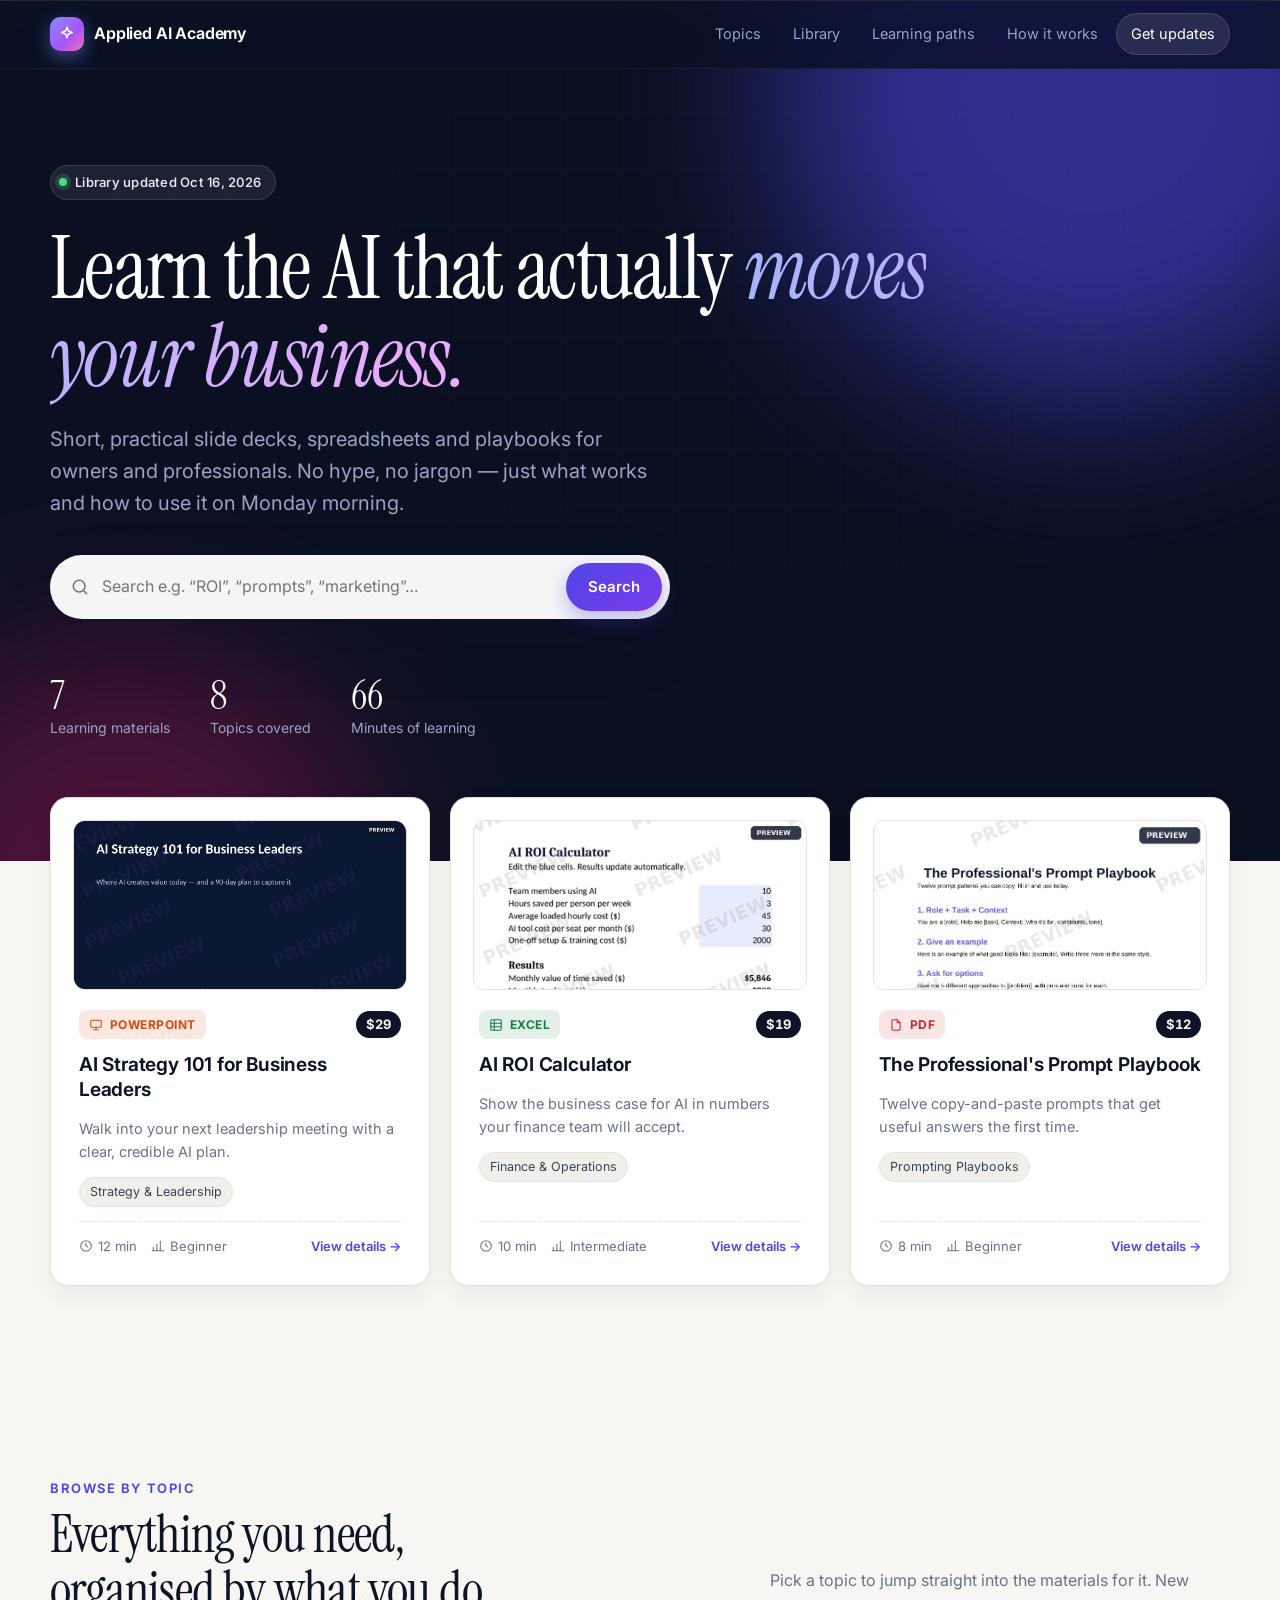
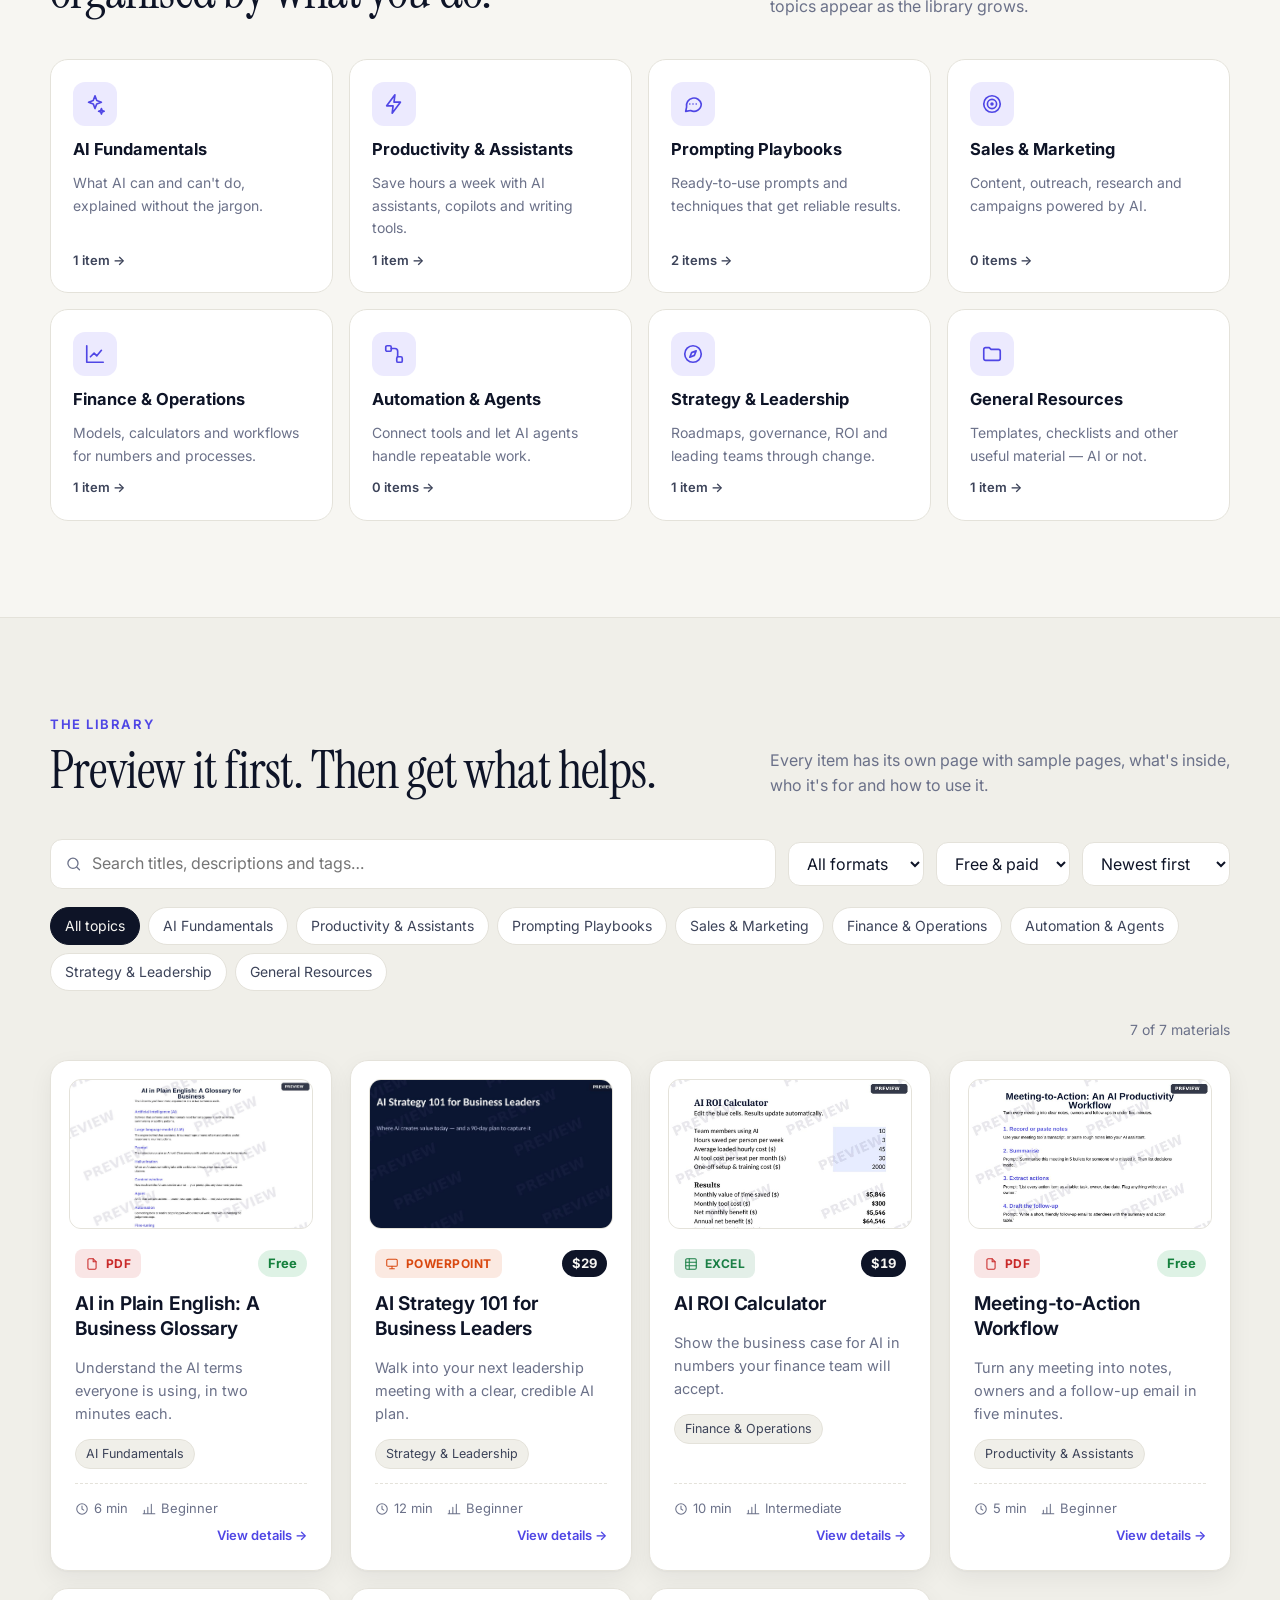
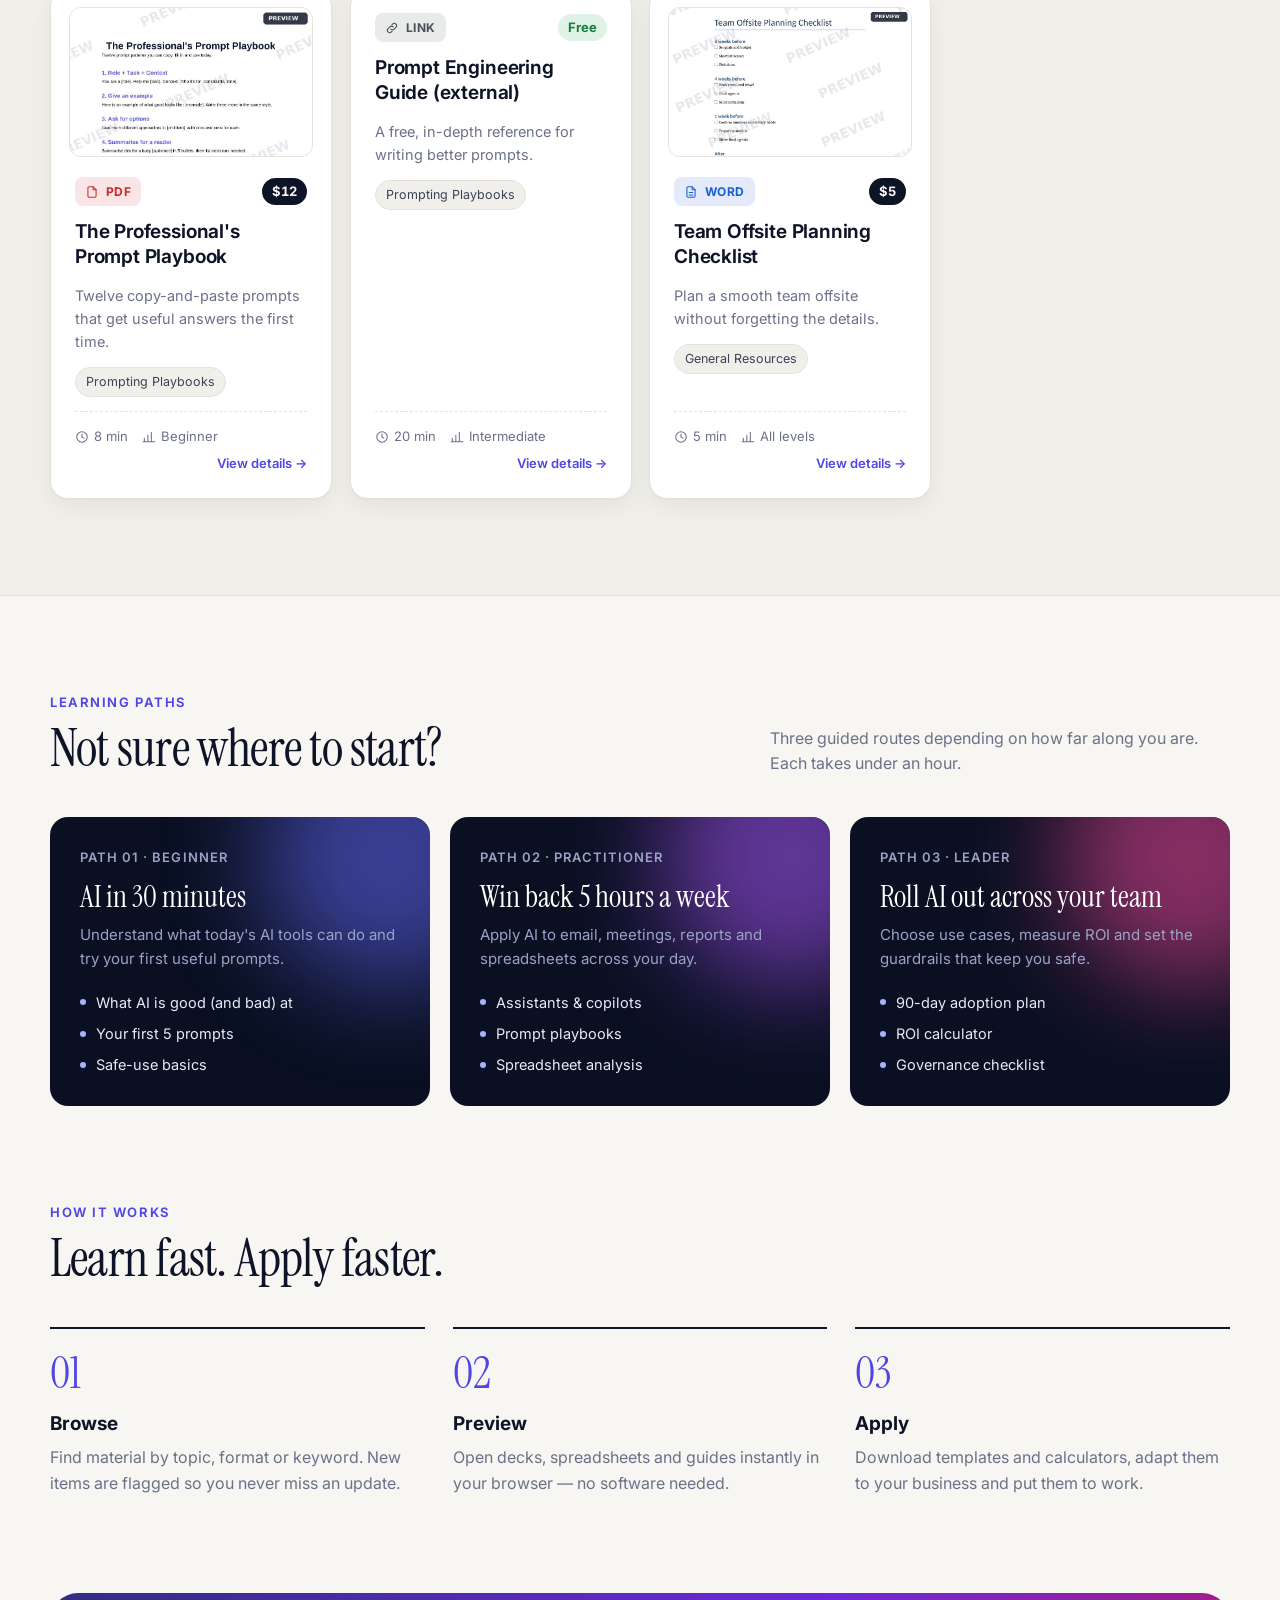
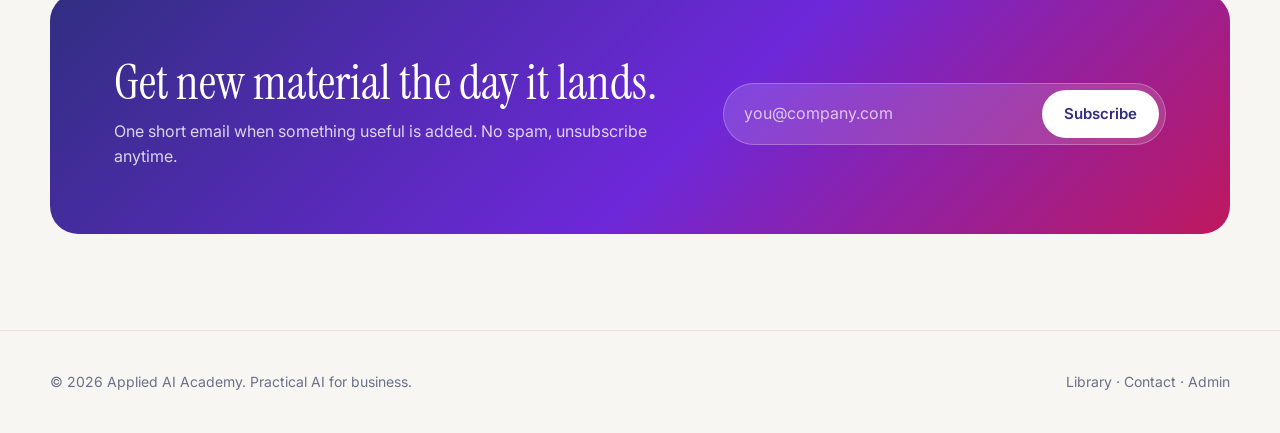
<file: index.html>
<!doctype html>
<html lang="en">
<head>
  <meta charset="utf-8">
  <meta name="viewport" content="width=device-width, initial-scale=1">
  <title>Applied AI Academy</title>
  <meta name="description" content="Practical AI learning for business owners and professionals — slide decks, spreadsheets, guides and playbooks you can use today.">
  <link rel="preconnect" href="https://fonts.googleapis.com">
  <link rel="preconnect" href="https://fonts.gstatic.com" crossorigin>
  <link href="https://fonts.googleapis.com/css2?family=Instrument+Serif:ital@0;1&family=Inter:wght@400;500;600;700&display=swap" rel="stylesheet">
  <link rel="stylesheet" href="assets/css/style.css">
</head>
<body>
  <nav class="nav">
    <div class="container nav-inner">
      <a class="logo" href="#top">
        <span class="logo-mark"><svg viewBox="0 0 24 24" fill="none" stroke="currentColor" stroke-width="2" stroke-linecap="round" stroke-linejoin="round"><path d="M12 3l1.9 5.1L19 10l-5.1 1.9L12 17l-1.9-5.1L5 10l5.1-1.9z"/></svg></span>
        <span data-site-name>Applied AI Academy</span>
      </a>
      <button class="menu-btn" aria-label="Open menu"></button>
      <div class="nav-links">
        <a href="#topics">Topics</a>
        <a href="#library">Library</a>
        <a href="#paths">Learning paths</a>
        <a href="#how">How it works</a>
        <a class="btn-pill" href="#subscribe">Get updates</a>
      </div>
    </div>
  </nav>

  <header class="hero" id="top">
    <div class="hero-grid"></div>
    <div class="container">
      <span class="eyebrow"><span class="dot"></span><span id="updated-label">New material added regularly</span></span>
      <h1>Learn the AI that actually <em>moves your business.</em></h1>
      <p class="lead">Short, practical slide decks, spreadsheets and playbooks for owners and professionals. No hype, no jargon — just what works and how to use it on Monday morning.</p>
      <form class="search" id="hero-search" role="search">
        <span data-icon="search"></span>
        <label class="sr-only" for="hero-q">Search the library</label>
        <input id="hero-q" type="search" placeholder="Search e.g. “ROI”, “prompts”, “marketing”…" autocomplete="off">
        <button class="btn btn-primary" type="submit">Search</button>
      </form>
      <div class="hero-stats">
        <div><strong id="stat-items">–</strong><span>Learning materials</span></div>
        <div><strong id="stat-topics">–</strong><span>Topics covered</span></div>
        <div><strong id="stat-minutes">–</strong><span>Minutes of learning</span></div>
      </div>
    </div>
  </header>

  <section class="featured">
    <div class="container">
      <div class="featured-grid" id="featured"></div>
    </div>
  </section>

  <section id="topics">
    <div class="container">
      <div class="section-head reveal">
        <div>
          <div class="kicker">Browse by topic</div>
          <h2 class="title">Everything you need,<br>organised by what you do.</h2>
        </div>
        <p>Pick a topic to jump straight into the materials for it. New topics appear as the library grows.</p>
      </div>
      <div class="topics-grid" id="topics-grid"></div>
    </div>
  </section>

  <section class="library" id="library">
    <div class="container">
      <div class="section-head reveal">
        <div>
          <div class="kicker">The library</div>
          <h2 class="title">Preview it first. Then get what helps.</h2>
        </div>
        <p>Every item has its own page with sample pages, what's inside, who it's for and how to use it.</p>
      </div>
      <div class="toolbar">
        <div class="field">
          <span data-icon="search"></span>
          <label class="sr-only" for="q">Search</label>
          <input id="q" type="search" placeholder="Search titles, descriptions and tags…">
        </div>
        <label class="sr-only" for="type-filter">File type</label>
        <select id="type-filter">
          <option value="">All formats</option>
          <option value="pptx">PowerPoint</option>
          <option value="xlsx">Excel</option>
          <option value="pdf">PDF</option>
          <option value="docx">Word</option>
          <option value="video">Video</option>
          <option value="image">Image</option>
          <option value="link">Link</option>
          <option value="other">Other</option>
        </select>
        <label class="sr-only" for="price-filter">Price</label>
        <select id="price-filter">
          <option value="">Free &amp; paid</option>
          <option value="free">Free only</option>
          <option value="paid">Paid only</option>
        </select>
        <label class="sr-only" for="sort">Sort</label>
        <select id="sort">
          <option value="new">Newest first</option>
          <option value="old">Oldest first</option>
          <option value="az">A – Z</option>
          <option value="short">Quickest first</option>
        </select>
      </div>
      <div class="chips" id="chips"></div>
      <div class="toolbar"><span class="result-count" id="result-count"></span></div>
      <div class="lib-grid" id="lib-grid"></div>
    </div>
  </section>

  <section id="paths">
    <div class="container">
      <div class="section-head reveal">
        <div>
          <div class="kicker">Learning paths</div>
          <h2 class="title">Not sure where to start?</h2>
        </div>
        <p>Three guided routes depending on how far along you are. Each takes under an hour.</p>
      </div>
      <div class="paths-grid">
        <button class="path reveal" style="--glow:#6366f1; text-align:left; border:0" data-goto-cat="fundamentals">
          <span class="step">Path 01 · Beginner</span>
          <h3>AI in 30 minutes</h3>
          <p>Understand what today's AI tools can do and try your first useful prompts.</p>
          <ul><li>What AI is good (and bad) at</li><li>Your first 5 prompts</li><li>Safe-use basics</li></ul>
        </button>
        <button class="path reveal" style="--glow:#a855f7; text-align:left; border:0" data-goto-cat="productivity">
          <span class="step">Path 02 · Practitioner</span>
          <h3>Win back 5 hours a week</h3>
          <p>Apply AI to email, meetings, reports and spreadsheets across your day.</p>
          <ul><li>Assistants &amp; copilots</li><li>Prompt playbooks</li><li>Spreadsheet analysis</li></ul>
        </button>
        <button class="path reveal" style="--glow:#ec4899; text-align:left; border:0" data-goto-cat="strategy">
          <span class="step">Path 03 · Leader</span>
          <h3>Roll AI out across your team</h3>
          <p>Choose use cases, measure ROI and set the guardrails that keep you safe.</p>
          <ul><li>90-day adoption plan</li><li>ROI calculator</li><li>Governance checklist</li></ul>
        </button>
      </div>
    </div>
  </section>

  <section id="how" style="padding-top:0">
    <div class="container">
      <div class="section-head reveal">
        <div>
          <div class="kicker">How it works</div>
          <h2 class="title">Learn fast. Apply faster.</h2>
        </div>
      </div>
      <div class="steps reveal">
        <div><h3>Browse</h3><p>Find material by topic, format or keyword. New items are flagged so you never miss an update.</p></div>
        <div><h3>Preview</h3><p>Open decks, spreadsheets and guides instantly in your browser — no software needed.</p></div>
        <div><h3>Apply</h3><p>Download templates and calculators, adapt them to your business and put them to work.</p></div>
      </div>
    </div>
  </section>

  <section class="cta" id="subscribe">
    <div class="container">
      <div class="cta-box reveal">
        <div>
          <h2>Get new material the day it lands.</h2>
          <p>One short email when something useful is added. No spam, unsubscribe anytime.</p>
        </div>
        <form class="cta-form" id="subscribe-form">
          <label class="sr-only" for="email">Email address</label>
          <input id="email" type="email" required placeholder="you@company.com">
          <button class="btn" type="submit">Subscribe</button>
        </form>
      </div>
    </div>
  </section>

  <footer>
    <div class="container">
      <span>© <span id="year"></span> <span data-site-name>Applied AI Academy</span>. Practical AI for business.</span>
      <span><a href="#library">Library</a> · <a href="#" id="contact-link">Contact</a> · <a href="admin.html">Admin</a></span>
    </div>
  </footer>

  <script src="assets/js/common.js"></script>
  <script src="assets/js/app.js"></script>
</body>
</html>
</file>
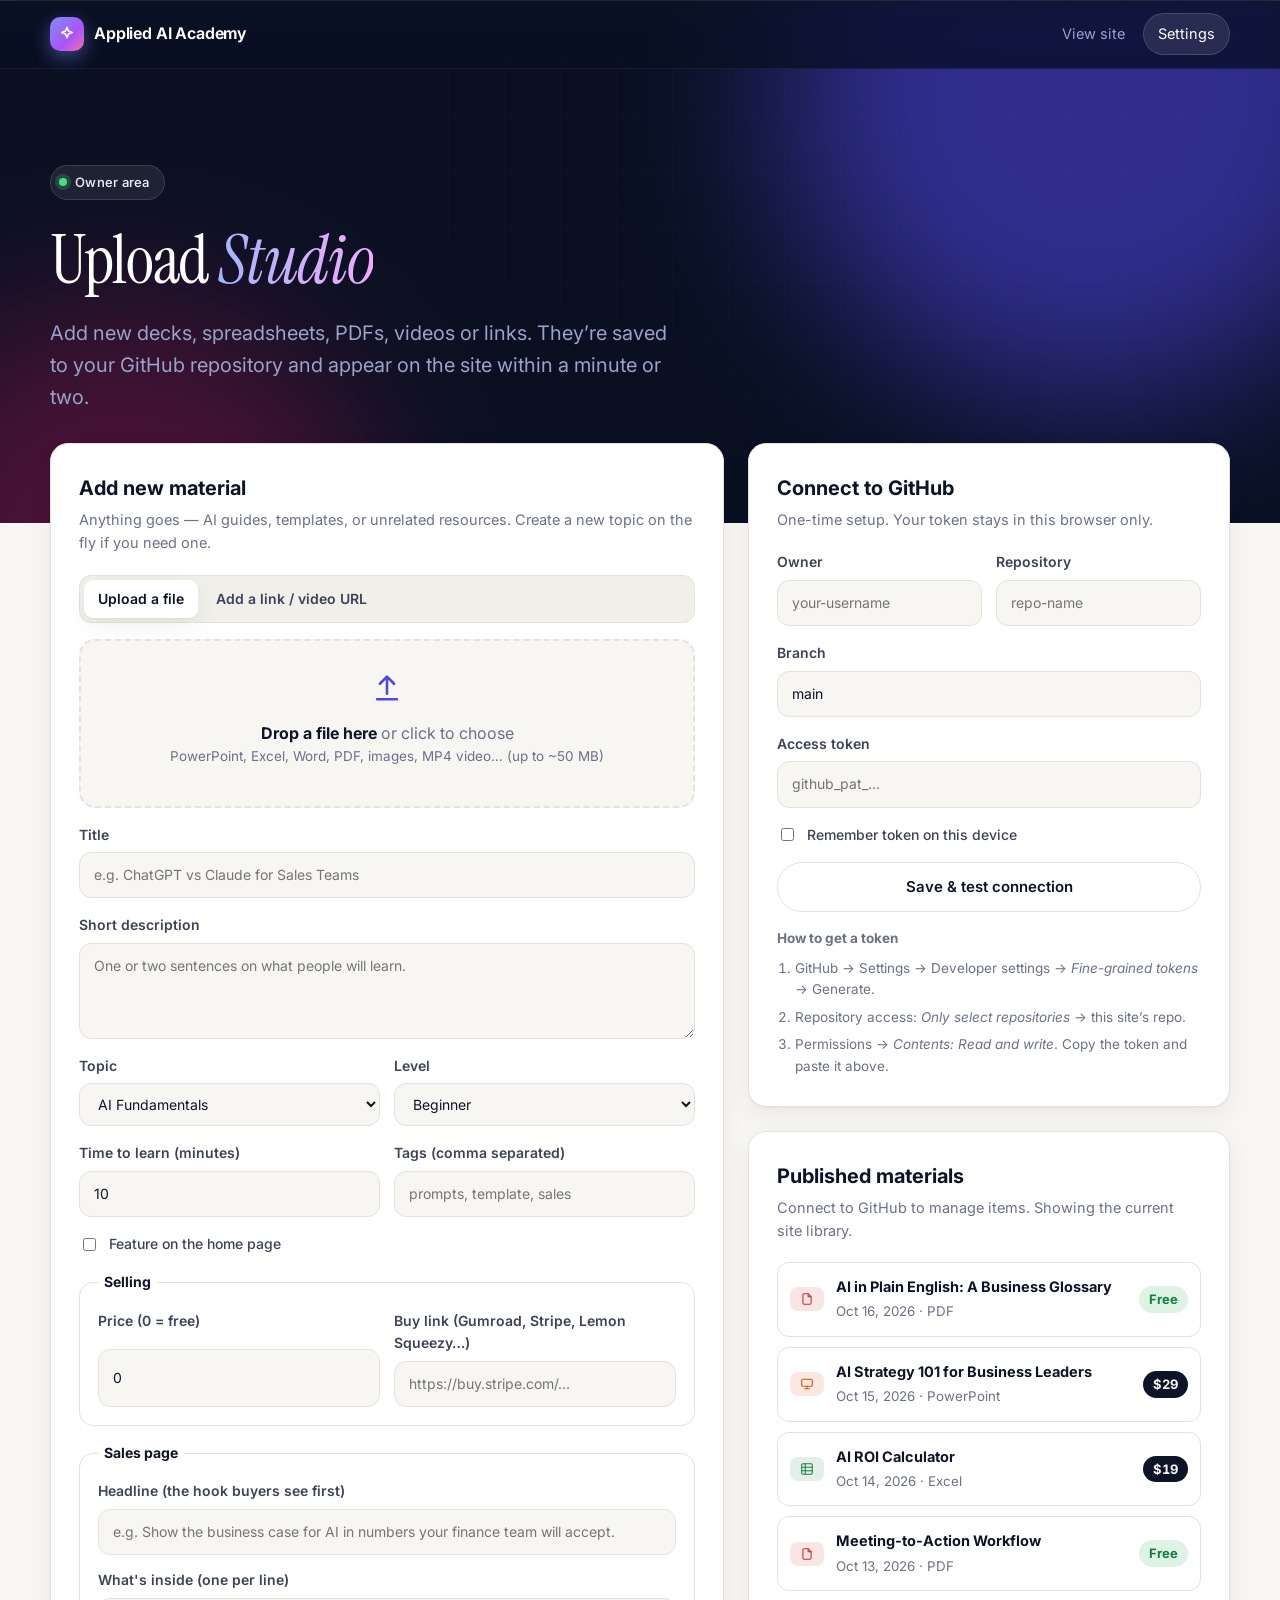
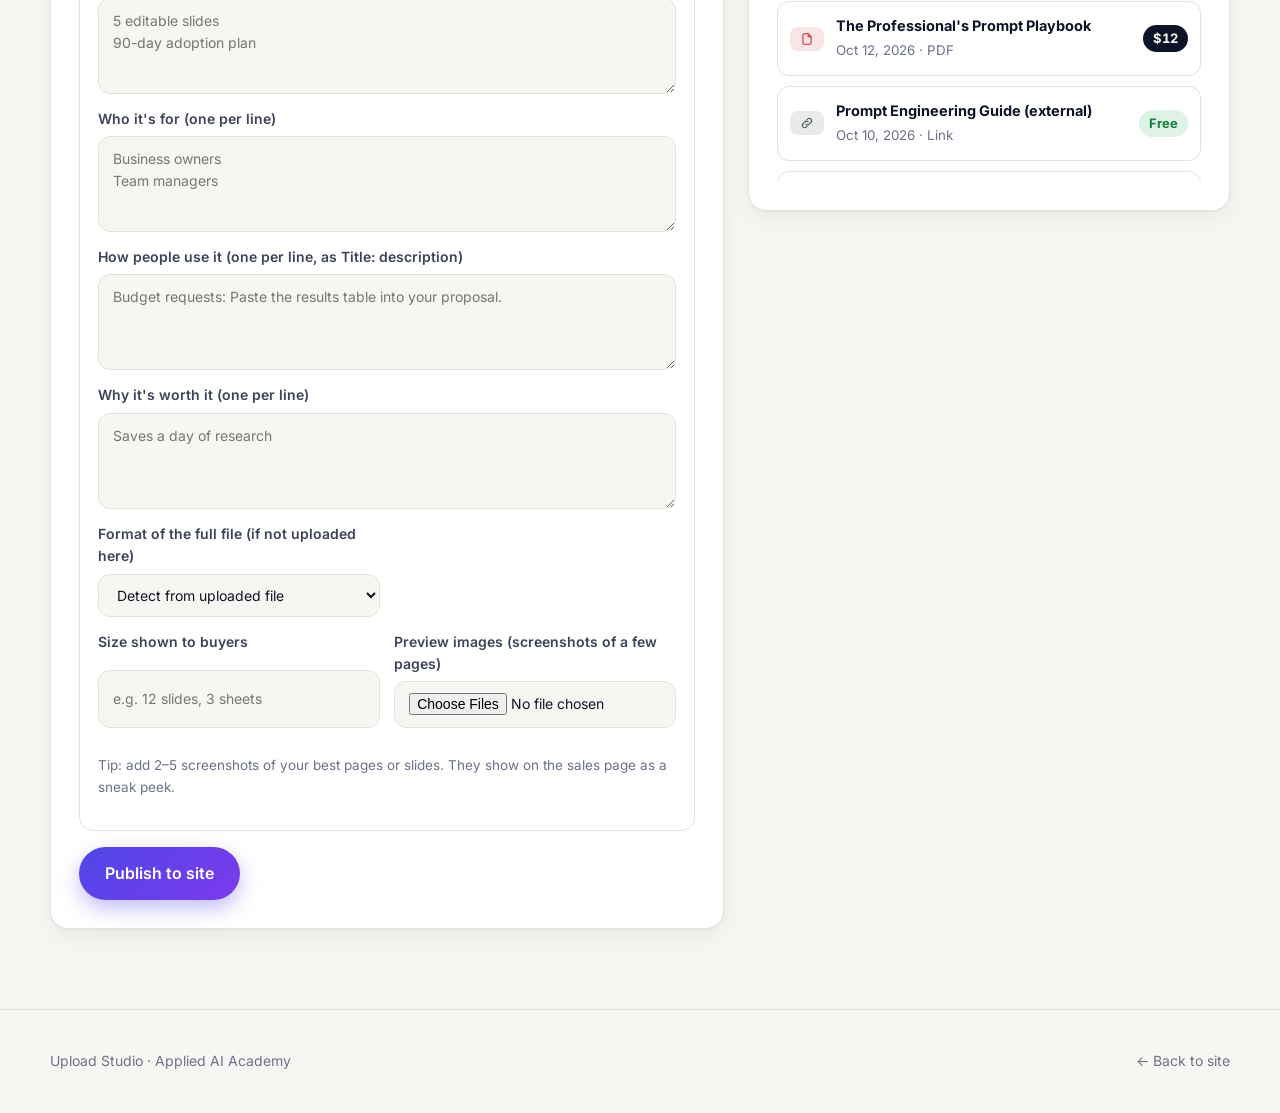
<file: admin.html>
<!doctype html>
<html lang="en">
<head>
  <meta charset="utf-8">
  <meta name="viewport" content="width=device-width, initial-scale=1">
  <title>Upload Studio</title>
  <meta name="robots" content="noindex">
  <link rel="preconnect" href="https://fonts.googleapis.com">
  <link rel="preconnect" href="https://fonts.gstatic.com" crossorigin>
  <link href="https://fonts.googleapis.com/css2?family=Instrument+Serif:ital@0;1&family=Inter:wght@400;500;600;700&display=swap" rel="stylesheet">
  <link rel="stylesheet" href="assets/css/style.css">
</head>
<body>
  <nav class="nav">
    <div class="container nav-inner">
      <a class="logo" href="./">
        <span class="logo-mark"><svg viewBox="0 0 24 24" fill="none" stroke="currentColor" stroke-width="2" stroke-linecap="round" stroke-linejoin="round"><path d="M12 3l1.9 5.1L19 10l-5.1 1.9L12 17l-1.9-5.1L5 10l5.1-1.9z"/></svg></span>
        <span data-site-name>Applied AI Academy</span>
      </a>
      <button class="menu-btn" aria-label="Open menu"></button>
      <div class="nav-links">
        <a href="./">View site</a>
        <a class="btn-pill" href="#connect">Settings</a>
      </div>
    </div>
  </nav>

  <header class="hero" style="padding-bottom:110px">
    <div class="hero-grid"></div>
    <div class="container">
      <span class="eyebrow"><span class="dot"></span>Owner area</span>
      <h1 style="font-size:clamp(40px,6vw,68px)">Upload <em>Studio</em></h1>
      <p class="lead" style="margin-bottom:0">Add new decks, spreadsheets, PDFs, videos or links. They’re saved to your GitHub repository and appear on the site within a minute or two.</p>
    </div>
  </header>

  <main class="admin-wrap" style="margin-top:-80px; padding-top:0; position:relative; z-index:2">
    <div class="container admin-grid">
      <div class="panel">
        <h2 id="form-title">Add new material</h2>
        <p>Anything goes — AI guides, templates, or unrelated resources. Create a new topic on the fly if you need one.</p>
        <form class="form" id="upload-form">
          <div class="seg" role="tablist">
            <button type="button" class="on" data-mode="file">Upload a file</button>
            <button type="button" data-mode="link">Add a link / video URL</button>
          </div>

          <div id="file-block">
            <input type="file" id="file" hidden>
            <div class="drop" id="drop" tabindex="0">
              <span data-icon="upload"></span>
              <div><strong>Drop a file here</strong> or click to choose</div>
              <div class="help">PowerPoint, Excel, Word, PDF, images, MP4 video… (up to ~50 MB)</div>
              <div id="file-name" style="margin-top:8px; font-weight:600"></div>
            </div>
          </div>
          <label id="link-block" hidden>Link URL
            <input id="url" type="url" placeholder="https://… (YouTube, Google Drive, article, etc.)">
          </label>

          <label>Title <input id="title" required placeholder="e.g. ChatGPT vs Claude for Sales Teams"></label>
          <label>Short description <textarea id="description" placeholder="One or two sentences on what people will learn."></textarea></label>
          <div class="row">
            <label>Topic
              <select id="category"></select>
            </label>
            <label id="new-cat-wrap" hidden>New topic name <input id="new-cat" placeholder="e.g. HR & Hiring"></label>
            <label>Level
              <select id="level"><option>Beginner</option><option>Intermediate</option><option>Advanced</option><option>All levels</option></select>
            </label>
          </div>
          <div class="row">
            <label>Time to learn (minutes) <input id="minutes" type="number" min="1" value="10"></label>
            <label>Tags (comma separated) <input id="tags" placeholder="prompts, template, sales"></label>
          </div>
          <label style="display:flex; align-items:center; gap:10px; font-weight:500"><input id="featured" type="checkbox" style="width:auto"> Feature on the home page</label>

          <fieldset class="fs">
            <legend>Selling</legend>
            <div class="row">
              <label>Price (0 = free) <input id="price" type="number" min="0" step="0.01" value="0"></label>
              <label>Buy link (Gumroad, Stripe, Lemon Squeezy…) <input id="buyUrl" type="url" placeholder="https://buy.stripe.com/…"></label>
            </div>
            <p class="help" id="paid-note" hidden>For paid items, <strong>don't upload the full file here</strong>: anything in a public repository can be downloaded by anyone. Upload the full file to your payment provider, paste its Buy link above, and upload only preview images below. Without a Buy link, the Buy button opens an email to you.</p>
          </fieldset>

          <fieldset class="fs">
            <legend>Sales page</legend>
            <label>Headline (the hook buyers see first) <input id="headline" placeholder="e.g. Show the business case for AI in numbers your finance team will accept."></label>
            <label>What's inside (one per line) <textarea id="inside" placeholder="5 editable slides&#10;90-day adoption plan"></textarea></label>
            <label>Who it's for (one per line) <textarea id="audience" placeholder="Business owners&#10;Team managers"></textarea></label>
            <label>How people use it (one per line, as Title: description) <textarea id="useCases" placeholder="Budget requests: Paste the results table into your proposal."></textarea></label>
            <label>Why it's worth it (one per line) <textarea id="benefits" placeholder="Saves a day of research"></textarea></label>
            <div class="row">
              <label>Format of the full file (if not uploaded here)
                <select id="format">
                  <option value="">Detect from uploaded file</option>
                  <option value="pptx">PowerPoint</option><option value="xlsx">Excel</option><option value="docx">Word</option>
                  <option value="pdf">PDF</option><option value="video">Video</option><option value="other">Other</option>
                </select>
              </label>
            </div>
            <div class="row">
              <label>Size shown to buyers <input id="length" placeholder="e.g. 12 slides, 3 sheets"></label>
              <label>Preview images (screenshots of a few pages)
                <input id="previews" type="file" accept="image/png,image/jpeg,image/webp" multiple>
              </label>
            </div>
            <p class="help" id="preview-note">Tip: add 2–5 screenshots of your best pages or slides. They show on the sales page as a sneak peek.</p>
          </fieldset>
          <div class="status" id="status"></div>
          <div class="buy-actions">
            <button class="btn btn-primary" type="submit" id="submit-btn">Publish to site</button>
            <button class="btn btn-ghost" type="button" id="cancel-edit" hidden>Cancel editing</button>
          </div>
        </form>
      </div>

      <div style="display:grid; gap:24px">
        <div class="panel" id="connect">
          <h2>Connect to GitHub</h2>
          <p>One-time setup. Your token stays in this browser only.</p>
          <form class="form" id="settings-form">
            <div class="row">
              <label>Owner <input id="owner" required placeholder="your-username"></label>
              <label>Repository <input id="repo" required placeholder="repo-name"></label>
            </div>
            <label>Branch <input id="branch" required value="main"></label>
            <label>Access token <input id="token" type="password" required placeholder="github_pat_…" autocomplete="off"></label>
            <label style="display:flex; align-items:center; gap:10px; font-weight:500"><input id="remember" type="checkbox" style="width:auto"> Remember token on this device</label>
            <div class="status" id="conn-status"></div>
            <button class="btn btn-ghost" type="submit">Save &amp; test connection</button>
          </form>
          <div class="help" style="margin-top:16px">
            <strong>How to get a token</strong>
            <ol>
              <li>GitHub → Settings → Developer settings → <em>Fine-grained tokens</em> → Generate.</li>
              <li>Repository access: <em>Only select repositories</em> → this site’s repo.</li>
              <li>Permissions → <em>Contents: Read and write</em>. Copy the token and paste it above.</li>
            </ol>
          </div>
        </div>

        <div class="panel">
          <h2>Published materials</h2>
          <p id="manage-hint">Connect to GitHub to manage items.</p>
          <div class="manage-list" id="manage-list"></div>
        </div>
      </div>
    </div>
  </main>

  <footer>
    <div class="container">
      <span>Upload Studio · <span data-site-name>Applied AI Academy</span></span>
      <a href="./">← Back to site</a>
    </div>
  </footer>

  <script src="assets/js/common.js"></script>
  <script src="assets/js/admin.js"></script>
</body>
</html>
</file>
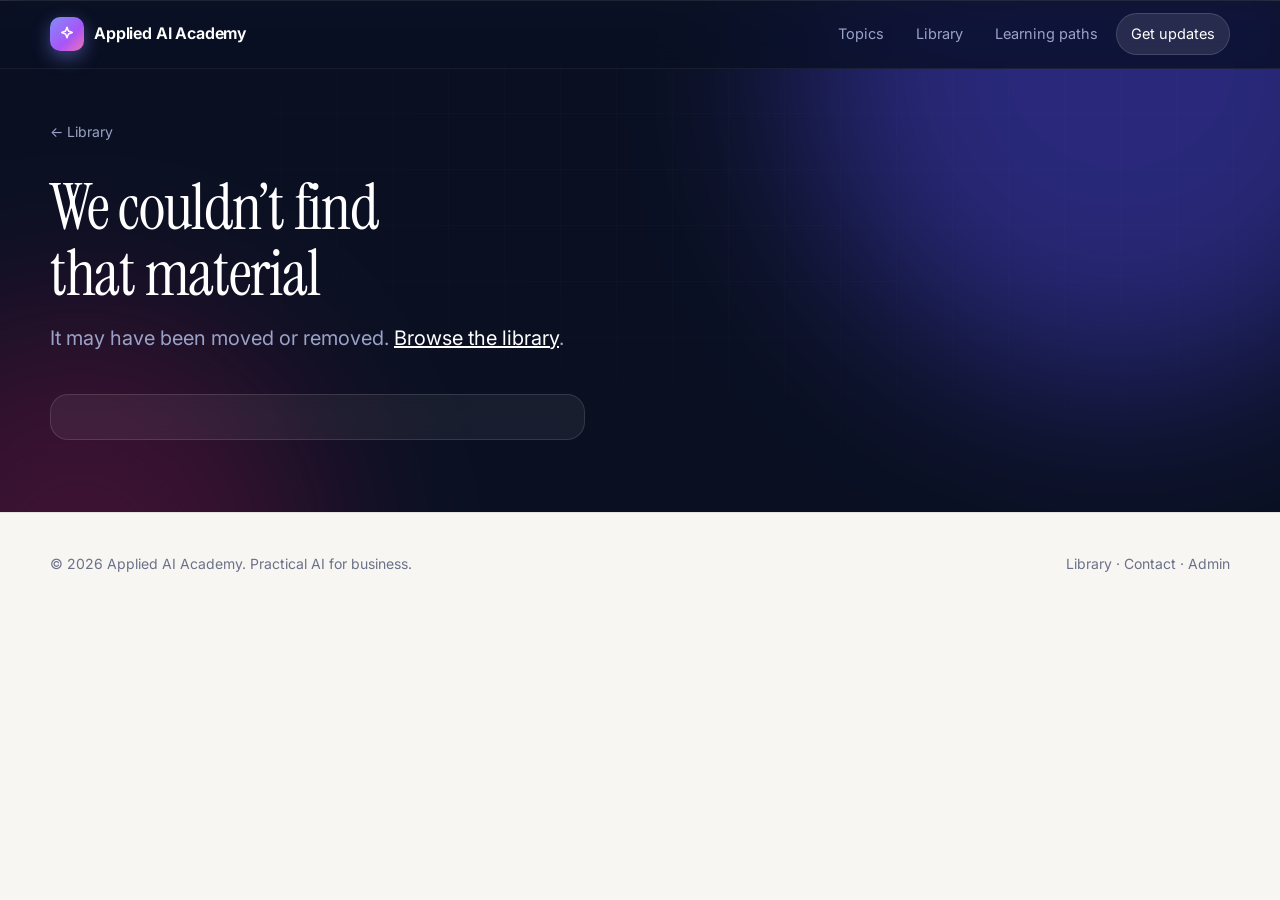
<file: item.html>
<!doctype html>
<html lang="en">
<head>
  <meta charset="utf-8">
  <meta name="viewport" content="width=device-width, initial-scale=1">
  <title>Applied AI Academy</title>
  <meta name="description" content="Preview, see what's inside and get this learning material.">
  <link rel="preconnect" href="https://fonts.googleapis.com">
  <link rel="preconnect" href="https://fonts.gstatic.com" crossorigin>
  <link href="https://fonts.googleapis.com/css2?family=Instrument+Serif:ital@0;1&family=Inter:wght@400;500;600;700&display=swap" rel="stylesheet">
  <link rel="stylesheet" href="assets/css/style.css">
</head>
<body>
  <nav class="nav">
    <div class="container nav-inner">
      <a class="logo" href="./">
        <span class="logo-mark"><svg viewBox="0 0 24 24" fill="none" stroke="currentColor" stroke-width="2" stroke-linecap="round" stroke-linejoin="round"><path d="M12 3l1.9 5.1L19 10l-5.1 1.9L12 17l-1.9-5.1L5 10l5.1-1.9z"/></svg></span>
        <span data-site-name>Applied AI Academy</span>
      </a>
      <button class="menu-btn" aria-label="Open menu"></button>
      <div class="nav-links">
        <a href="./#topics">Topics</a>
        <a href="./#library">Library</a>
        <a href="./#paths">Learning paths</a>
        <a class="btn-pill" href="./#subscribe">Get updates</a>
      </div>
    </div>
  </nav>

  <main id="product">
    <header class="p-hero">
      <div class="hero-grid"></div>
      <div class="container p-hero-inner">
        <div class="p-info">
          <a class="crumb" id="crumb" href="./#library">← Library</a>
          <div class="p-badges" id="p-badges"></div>
          <h1 id="p-title">Loading…</h1>
          <p class="p-headline" id="p-headline"></p>
          <div class="p-meta" id="p-meta"></div>
          <div class="buy-box" id="buy-box"></div>
        </div>
        <div class="gallery" id="gallery"></div>
      </div>
    </header>

    <section class="p-section">
      <div class="container p-two">
        <div>
          <div class="kicker">What's inside</div>
          <h2 class="title sm">Everything you get</h2>
          <ul class="checklist" id="p-inside"></ul>
        </div>
        <div>
          <div class="kicker">Who it's for</div>
          <h2 class="title sm">Made for</h2>
          <div class="audience" id="p-audience"></div>
          <p class="p-desc" id="p-desc"></p>
        </div>
      </div>
    </section>

    <section class="p-section alt" id="usage-wrap">
      <div class="container">
        <div class="kicker">How people use it</div>
        <h2 class="title sm">Put it to work this week</h2>
        <div class="uses" id="p-uses"></div>
      </div>
    </section>

    <section class="p-section" id="benefits-wrap">
      <div class="container">
        <div class="benefit-band">
          <div>
            <div class="kicker">Why it's worth it</div>
            <h2 class="title sm">The payoff</h2>
          </div>
          <ul id="p-benefits"></ul>
          <div id="buy-repeat"></div>
        </div>
      </div>
    </section>

    <section class="p-section" id="faq-wrap" style="padding-top:0">
      <div class="container narrow">
        <div class="kicker">Questions</div>
        <h2 class="title sm">Before you buy</h2>
        <div class="faq" id="p-faq"></div>
      </div>
    </section>

    <section class="p-section alt" id="related-wrap">
      <div class="container">
        <div class="kicker">Keep learning</div>
        <h2 class="title sm">You might also like</h2>
        <div class="lib-grid" id="p-related" style="margin-top:28px"></div>
      </div>
    </section>
  </main>

  <div class="buy-bar" id="buy-bar"></div>

  <div class="lightbox" id="lightbox" role="dialog" aria-modal="true" aria-label="Preview image">
    <button class="close-btn" data-lb-close aria-label="Close"></button>
    <button class="lb-nav prev" data-lb="-1" aria-label="Previous"></button>
    <img id="lb-img" alt="">
    <button class="lb-nav next" data-lb="1" aria-label="Next"></button>
  </div>

  <footer>
    <div class="container">
      <span>© <span id="year"></span> <span data-site-name>Applied AI Academy</span>. Practical AI for business.</span>
      <span><a href="./#library">Library</a> · <a href="#" id="contact-link">Contact</a> · <a href="admin.html">Admin</a></span>
    </div>
  </footer>

  <script src="assets/js/common.js"></script>
  <script src="assets/js/item.js"></script>
</body>
</html>
</file>
<file: assets/css/style.css>
/* Applied AI Academy — design tokens & styles */
:root {
  --bg: #f7f6f2;
  --surface: #ffffff;
  --surface-2: #f0efe9;
  --ink: #0e1427;
  --ink-2: #3c4359;
  --muted: #6b7189;
  --line: #e4e2da;
  --brand: #4f46e5;
  --brand-2: #7c3aed;
  --brand-soft: #eceafe;
  --navy: #0a1022;
  --navy-2: #121a36;
  --on-navy: #e8eaf6;
  --on-navy-muted: #9aa3c7;
  --radius: 18px;
  --radius-sm: 10px;
  --shadow: 0 1px 2px rgba(14, 20, 39, .04), 0 8px 24px rgba(14, 20, 39, .06);
  --shadow-lg: 0 24px 60px rgba(14, 20, 39, .16);
  --serif: "Instrument Serif", Georgia, "Times New Roman", serif;
  --sans: "Inter", system-ui, -apple-system, "Segoe UI", Roboto, sans-serif;

  --t-pptx: #d9480f; --t-xlsx: #1a7f45; --t-pdf: #c92a2a; --t-docx: #1c5fd4;
  --t-video: #9c36b5; --t-image: #0b7285; --t-link: #495057; --t-other: #5c5f66;
}
@media (prefers-color-scheme: dark) {
  :root:not([data-theme="light"]) {
    --bg: #0b0f1d; --surface: #121829; --surface-2: #182036; --ink: #eef0f8; --ink-2: #c3c8db;
    --muted: #8b92ad; --line: #232b45; --brand-soft: #1d1f45; --shadow: 0 1px 2px rgba(0,0,0,.3), 0 8px 24px rgba(0,0,0,.25);
  }
}
:root[data-theme="dark"] {
  --bg: #0b0f1d; --surface: #121829; --surface-2: #182036; --ink: #eef0f8; --ink-2: #c3c8db;
  --muted: #8b92ad; --line: #232b45; --brand-soft: #1d1f45; --shadow: 0 1px 2px rgba(0,0,0,.3), 0 8px 24px rgba(0,0,0,.25);
}

* { box-sizing: border-box; }
html { scroll-behavior: smooth; }
body {
  margin: 0; background: var(--bg); color: var(--ink); font-family: var(--sans);
  font-size: 16px; line-height: 1.6; -webkit-font-smoothing: antialiased;
}
img { max-width: 100%; display: block; }
a { color: inherit; }
button { font: inherit; cursor: pointer; }
.container { width: min(1180px, 100% - 32px); margin-inline: auto; }
[hidden] { display: none !important; }
.sr-only { position: absolute; width: 1px; height: 1px; overflow: hidden; clip: rect(0 0 0 0); }

/* ---------- Nav ---------- */
.nav {
  position: sticky; top: 0; z-index: 40; backdrop-filter: saturate(160%) blur(14px);
  background: color-mix(in srgb, var(--navy) 82%, transparent); border-bottom: 1px solid rgba(255,255,255,.06);
}
.nav-inner { display: flex; align-items: center; justify-content: space-between; height: 68px; gap: 16px; }
.logo { display: flex; align-items: center; gap: 10px; text-decoration: none; color: #fff; font-weight: 650; letter-spacing: -.01em; }
.logo-mark {
  width: 34px; height: 34px; border-radius: 10px; display: grid; place-items: center;
  background: linear-gradient(135deg, #818cf8, #a855f7 60%, #f472b6); box-shadow: 0 6px 18px rgba(129,140,248,.45);
}
.logo-mark svg { width: 18px; height: 18px; color: #fff; }
.nav-links { display: flex; align-items: center; gap: 4px; }
.nav-links a {
  color: var(--on-navy-muted); text-decoration: none; font-size: 14.5px; padding: 8px 14px; border-radius: 999px; transition: .2s;
}
.nav-links a:hover { color: #fff; background: rgba(255,255,255,.07); }
.nav-links .btn-pill { color: #fff; background: rgba(255,255,255,.1); border: 1px solid rgba(255,255,255,.14); }
.menu-btn { display: none; background: none; border: 0; color: #fff; padding: 8px; }
@media (max-width: 760px) {
  .menu-btn { display: block; }
  .nav-links {
    position: absolute; top: 68px; left: 0; right: 0; flex-direction: column; align-items: stretch;
    background: var(--navy); padding: 12px 16px 20px; display: none; border-bottom: 1px solid rgba(255,255,255,.08);
  }
  .nav-links.open { display: flex; }
}

/* ---------- Hero ---------- */
.hero {
  position: relative; overflow: hidden; color: var(--on-navy); background: var(--navy);
  padding: 96px 0 120px; margin-top: -68px; padding-top: 164px;
}
.hero::before, .hero::after {
  content: ""; position: absolute; border-radius: 50%; filter: blur(80px); opacity: .55; pointer-events: none;
}
.hero::before { width: 620px; height: 620px; background: #4f46e5; top: -220px; right: -120px; }
.hero::after { width: 520px; height: 520px; background: #be185d; bottom: -300px; left: -140px; opacity: .35; }
.hero-grid {
  position: absolute; inset: 0; pointer-events: none; opacity: .18;
  background-image: linear-gradient(rgba(255,255,255,.07) 1px, transparent 1px), linear-gradient(90deg, rgba(255,255,255,.07) 1px, transparent 1px);
  background-size: 56px 56px; mask-image: radial-gradient(ellipse at 60% 30%, #000 30%, transparent 75%);
}
.hero .container { position: relative; z-index: 1; }
.eyebrow {
  display: inline-flex; align-items: center; gap: 8px; font-size: 13px; font-weight: 550; letter-spacing: .02em;
  padding: 6px 14px 6px 8px; border-radius: 999px; background: rgba(255,255,255,.08); border: 1px solid rgba(255,255,255,.12);
}
.eyebrow .dot { width: 8px; height: 8px; border-radius: 50%; background: #4ade80; box-shadow: 0 0 0 4px rgba(74,222,128,.2); }
.hero h1 {
  font-family: var(--serif); font-weight: 400; font-size: clamp(44px, 7vw, 86px); line-height: 1.02;
  letter-spacing: -.02em; margin: 26px 0 22px; max-width: 900px; color: #fff;
}
.hero h1 em { font-style: italic; background: linear-gradient(90deg, #a5b4fc, #f0abfc); -webkit-background-clip: text; background-clip: text; color: transparent; }
.hero p.lead { font-size: clamp(17px, 2vw, 20px); color: var(--on-navy-muted); max-width: 620px; margin: 0 0 36px; }
.search {
  display: flex; align-items: center; gap: 10px; max-width: 620px; padding: 8px 8px 8px 20px; border-radius: 999px;
  background: rgba(255,255,255,.96); box-shadow: var(--shadow-lg);
}
.search svg { width: 20px; height: 20px; color: #6b7189; flex: none; }
.search input { flex: 1; border: 0; outline: 0; font: inherit; font-size: 16px; background: transparent; color: #0e1427; min-width: 0; }
.btn {
  display: inline-flex; align-items: center; justify-content: center; gap: 8px; border: 0; border-radius: 999px;
  padding: 12px 22px; font-weight: 600; font-size: 15px; text-decoration: none; transition: transform .15s, box-shadow .2s, background .2s;
}
.btn-primary { background: linear-gradient(135deg, var(--brand), var(--brand-2)); color: #fff; box-shadow: 0 8px 20px rgba(79,70,229,.35); }
.btn-primary:hover { transform: translateY(-1px); box-shadow: 0 12px 28px rgba(79,70,229,.45); }
.btn-ghost { background: var(--surface); color: var(--ink); border: 1px solid var(--line); }
.btn-ghost:hover { border-color: var(--ink-2); }
.btn-sm { padding: 8px 14px; font-size: 14px; }
.btn svg { width: 18px; height: 18px; flex: none; }
.hero-stats { display: flex; flex-wrap: wrap; gap: 40px; margin-top: 56px; }
.hero-stats div strong { display: block; font-family: var(--serif); font-size: 40px; font-weight: 400; color: #fff; line-height: 1; }
.hero-stats div span { font-size: 14px; color: var(--on-navy-muted); }

/* ---------- Sections ---------- */
section { padding: 96px 0; }
.section-head { display: flex; align-items: end; justify-content: space-between; gap: 24px; margin-bottom: 40px; flex-wrap: wrap; }
.kicker { font-size: 13px; font-weight: 650; letter-spacing: .12em; text-transform: uppercase; color: var(--brand); }
:root[data-theme="dark"] .kicker { color: #a5b4fc; }
@media (prefers-color-scheme: dark) { :root:not([data-theme="light"]) .kicker { color: #a5b4fc; } }
h2.title { font-family: var(--serif); font-weight: 400; font-size: clamp(34px, 4.5vw, 52px); line-height: 1.08; letter-spacing: -.015em; margin: 8px 0 0; }
.section-head p { color: var(--muted); max-width: 460px; margin: 0; }

/* Featured */
.featured { margin-top: -64px; padding-top: 0; position: relative; z-index: 2; }
.featured-grid { display: grid; grid-template-columns: repeat(3, 1fr); gap: 20px; }
@media (max-width: 900px) { .featured-grid { grid-template-columns: 1fr; } }

/* Cards */
.card {
  position: relative; display: flex; flex-direction: column; gap: 14px; text-align: left; width: 100%;
  background: var(--surface); border: 1px solid var(--line); border-radius: var(--radius); padding: 24px;
  box-shadow: var(--shadow); transition: transform .2s, box-shadow .2s, border-color .2s; color: inherit;
}
.card:hover { transform: translateY(-3px); box-shadow: var(--shadow-lg); border-color: color-mix(in srgb, var(--brand) 35%, var(--line)); }
.card:focus-visible { outline: 3px solid var(--brand); outline-offset: 2px; }
.card-top { display: flex; align-items: center; justify-content: space-between; gap: 10px; }
.type-badge {
  display: inline-flex; align-items: center; gap: 7px; font-size: 12px; font-weight: 700; letter-spacing: .04em;
  text-transform: uppercase; padding: 5px 10px; border-radius: 8px; color: var(--tc); background: color-mix(in srgb, var(--tc) 12%, transparent);
}
.type-badge svg { width: 14px; height: 14px; }
.card h3 { margin: 0; font-size: 19px; line-height: 1.3; letter-spacing: -.01em; font-weight: 650; }
.card p { margin: 0; color: var(--muted); font-size: 14.5px; display: -webkit-box; -webkit-line-clamp: 3; -webkit-box-orient: vertical; overflow: hidden; }
.card-meta { margin-top: auto; display: flex; flex-wrap: wrap; gap: 6px 14px; font-size: 13px; color: var(--muted); padding-top: 14px; border-top: 1px dashed var(--line); }
.card-meta span { display: inline-flex; align-items: center; gap: 5px; }
.card-meta svg { width: 14px; height: 14px; }
.new-pill { font-size: 11px; font-weight: 700; color: #fff; background: #16a34a; padding: 3px 8px; border-radius: 999px; }
.card.featured-card { padding: 28px; }
.card.featured-card .thumb {
  height: 120px; border-radius: 12px; margin: -6px -6px 6px; display: grid; place-items: center;
  background: radial-gradient(circle at 30% 20%, color-mix(in srgb, var(--tc) 30%, transparent), transparent 60%), linear-gradient(135deg, var(--navy-2), var(--navy));
  color: #fff; overflow: hidden; position: relative;
}
.thumb svg { width: 46px; height: 46px; opacity: .95; }
.thumb .ext { position: absolute; right: 14px; bottom: 10px; font-family: var(--serif); font-size: 34px; opacity: .25; letter-spacing: .04em; }

/* Topics */
.topics-grid { display: grid; grid-template-columns: repeat(4, 1fr); gap: 16px; }
@media (max-width: 1000px) { .topics-grid { grid-template-columns: repeat(2, 1fr); } }
@media (max-width: 520px) { .topics-grid { grid-template-columns: 1fr; } }
.topic {
  text-align: left; background: var(--surface); border: 1px solid var(--line); border-radius: var(--radius);
  padding: 22px; display: flex; flex-direction: column; gap: 10px; transition: .2s; color: inherit;
}
.topic:hover { border-color: var(--brand); transform: translateY(-2px); }
.topic .ico { width: 44px; height: 44px; border-radius: 12px; display: grid; place-items: center; background: var(--brand-soft); color: var(--brand); }
:root[data-theme="dark"] .topic .ico { color: #a5b4fc; }
@media (prefers-color-scheme: dark) { :root:not([data-theme="light"]) .topic .ico { color: #a5b4fc; } }
.topic .ico svg { width: 22px; height: 22px; }
.topic strong { font-size: 16.5px; }
.topic span { font-size: 14px; color: var(--muted); }
.topic .count { margin-top: auto; font-size: 13px; color: var(--ink-2); font-weight: 600; }

/* Library */
.library { background: var(--surface-2); border-block: 1px solid var(--line); }
.toolbar { display: flex; flex-wrap: wrap; gap: 12px; align-items: center; margin-bottom: 18px; }
.toolbar .field {
  display: flex; align-items: center; gap: 8px; padding: 10px 14px; border-radius: 12px; background: var(--surface);
  border: 1px solid var(--line); flex: 1 1 260px;
}
.toolbar .field svg { width: 18px; height: 18px; color: var(--muted); }
.toolbar input, .toolbar select { border: 0; outline: 0; background: transparent; font: inherit; color: var(--ink); width: 100%; }
.toolbar select { padding: 10px 14px; border-radius: 12px; background: var(--surface); border: 1px solid var(--line); width: auto; }
.chips { display: flex; gap: 8px; flex-wrap: wrap; margin-bottom: 28px; }
.chip {
  border: 1px solid var(--line); background: var(--surface); color: var(--ink-2); border-radius: 999px; padding: 7px 14px; font-size: 14px; transition: .15s;
}
.chip:hover { border-color: var(--ink-2); }
.chip.active { background: var(--ink); color: var(--bg); border-color: var(--ink); }
.lib-grid { display: grid; grid-template-columns: repeat(auto-fill, minmax(280px, 1fr)); gap: 18px; }
.empty { text-align: center; padding: 60px 20px; color: var(--muted); border: 1px dashed var(--line); border-radius: var(--radius); background: var(--surface); }
.result-count { font-size: 14px; color: var(--muted); margin-left: auto; }

/* Paths */
.paths-grid { display: grid; grid-template-columns: repeat(3, 1fr); gap: 20px; }
@media (max-width: 900px) { .paths-grid { grid-template-columns: 1fr; } }
.path { border-radius: var(--radius); padding: 30px; color: var(--on-navy); background: var(--navy); position: relative; overflow: hidden; min-height: 260px; display: flex; flex-direction: column; }
.path::after { content: ""; position: absolute; width: 260px; height: 260px; border-radius: 50%; right: -90px; top: -90px; background: var(--glow); filter: blur(50px); opacity: .55; }
.path > * { position: relative; z-index: 1; }
.path .step { font-size: 13px; color: var(--on-navy-muted); font-weight: 600; letter-spacing: .08em; text-transform: uppercase; }
.path h3 { font-family: var(--serif); font-weight: 400; font-size: 30px; line-height: 1.1; margin: 12px 0 10px; color: #fff; }
.path p { color: var(--on-navy-muted); margin: 0 0 20px; font-size: 15px; }
.path ul { list-style: none; padding: 0; margin: auto 0 0; display: grid; gap: 8px; font-size: 14.5px; }
.path li { display: flex; gap: 10px; align-items: center; }
.path li::before { content: ""; width: 6px; height: 6px; border-radius: 50%; background: #a5b4fc; flex: none; }

/* How it works */
.steps { display: grid; grid-template-columns: repeat(3, 1fr); gap: 28px; counter-reset: s; }
@media (max-width: 800px) { .steps { grid-template-columns: 1fr; } }
.steps div { padding-top: 22px; border-top: 2px solid var(--ink); counter-increment: s; }
.steps div::before { content: "0" counter(s); font-family: var(--serif); font-size: 44px; line-height: 1; display: block; margin-bottom: 14px; color: var(--brand); }
.steps h3 { margin: 0 0 6px; font-size: 19px; }
.steps p { margin: 0; color: var(--muted); }

/* CTA */
.cta { padding: 0 0 96px; }
.cta-box {
  border-radius: 28px; padding: clamp(32px, 6vw, 64px); color: #fff; position: relative; overflow: hidden;
  background: linear-gradient(135deg, #312e81, #6d28d9 55%, #be185d);
  display: grid; grid-template-columns: 1.3fr 1fr; gap: 32px; align-items: center;
}
@media (max-width: 800px) { .cta-box { grid-template-columns: 1fr; } }
.cta-box h2 { font-family: var(--serif); font-weight: 400; font-size: clamp(32px, 4vw, 48px); line-height: 1.08; margin: 0 0 10px; }
.cta-box p { margin: 0; color: rgba(255,255,255,.8); }
.cta-form { display: flex; gap: 8px; background: rgba(255,255,255,.14); padding: 6px; border-radius: 999px; border: 1px solid rgba(255,255,255,.25); }
.cta-form input { flex: 1; min-width: 0; border: 0; outline: 0; background: transparent; color: #fff; padding: 0 14px; font: inherit; }
.cta-form input::placeholder { color: rgba(255,255,255,.7); }
.cta-form .btn { background: #fff; color: #312e81; }

/* Footer */
footer { border-top: 1px solid var(--line); padding: 40px 0; color: var(--muted); font-size: 14px; }
footer .container { display: flex; justify-content: space-between; gap: 16px; flex-wrap: wrap; align-items: center; }
footer a { text-decoration: none; }
footer a:hover { color: var(--ink); }

/* Viewer modal */
.modal { position: fixed; inset: 0; z-index: 100; display: none; }
.modal.open { display: block; }
.modal-backdrop { position: absolute; inset: 0; background: rgba(6, 9, 20, .7); backdrop-filter: blur(6px); animation: fade .2s; }
.modal-panel {
  position: absolute; inset: 4vh 4vw; background: var(--surface); border-radius: 22px; overflow: hidden;
  display: grid; grid-template-columns: 1fr 360px; box-shadow: var(--shadow-lg); animation: rise .25s ease-out;
}
@media (max-width: 900px) { .modal-panel { inset: 0; border-radius: 0; grid-template-columns: 1fr; grid-template-rows: 55vh auto; overflow-y: auto; } }
.viewer { background: #1b1f2e; position: relative; min-height: 300px; }
.viewer iframe, .viewer video, .viewer img { width: 100%; height: 100%; border: 0; object-fit: contain; background: #1b1f2e; }
.viewer .placeholder { position: absolute; inset: 0; display: grid; place-items: center; text-align: center; color: #c3c8db; padding: 24px; }
.viewer .placeholder svg { width: 56px; height: 56px; margin: 0 auto 12px; opacity: .8; }
.details { padding: 28px; overflow-y: auto; display: flex; flex-direction: column; gap: 16px; border-left: 1px solid var(--line); }
.details h3 { font-family: var(--serif); font-weight: 400; font-size: 32px; line-height: 1.1; margin: 0; }
.details p { margin: 0; color: var(--ink-2); }
.details dl { display: grid; grid-template-columns: auto 1fr; gap: 8px 16px; margin: 0; font-size: 14px; }
.details dt { color: var(--muted); }
.details dd { margin: 0; font-weight: 550; }
.tags { display: flex; flex-wrap: wrap; gap: 6px; }
.tag { font-size: 12.5px; padding: 4px 10px; border-radius: 999px; background: var(--surface-2); color: var(--ink-2); border: 1px solid var(--line); }
.details .actions { display: flex; gap: 10px; flex-wrap: wrap; margin-top: auto; }
.close-btn {
  position: absolute; top: 14px; right: 14px; z-index: 3; width: 40px; height: 40px; border-radius: 50%; border: 0;
  background: rgba(255,255,255,.92); color: #0e1427; display: grid; place-items: center; box-shadow: var(--shadow);
}
.note { font-size: 13px; color: var(--muted); }

@keyframes fade { from { opacity: 0; } }
@keyframes rise { from { opacity: 0; transform: translateY(16px) scale(.99); } }
.reveal.in { animation: rise .6s ease-out both; }
@media (prefers-reduced-motion: reduce) { * { animation: none !important; transition: none !important; } }

/* ---------- Admin ---------- */
.admin-wrap { padding: 120px 0 80px; margin-top: -68px; }
.admin-grid { display: grid; grid-template-columns: 1.4fr 1fr; gap: 24px; align-items: start; }
@media (max-width: 900px) { .admin-grid { grid-template-columns: 1fr; } }
.panel { background: var(--surface); border: 1px solid var(--line); border-radius: var(--radius); padding: 28px; box-shadow: var(--shadow); }
.panel h2 { margin: 0 0 4px; font-size: 20px; }
.panel > p { margin: 0 0 20px; color: var(--muted); font-size: 14.5px; }
.form { display: grid; gap: 16px; }
.form .row { display: grid; grid-template-columns: 1fr 1fr; gap: 14px; }
@media (max-width: 560px) { .form .row { grid-template-columns: 1fr; } }
.form label { display: grid; gap: 6px; font-size: 14px; font-weight: 600; color: var(--ink-2); }
.form input, .form select, .form textarea {
  font: inherit; font-weight: 400; padding: 11px 14px; border-radius: 12px; border: 1px solid var(--line); background: var(--bg); color: var(--ink); width: 100%;
}
.form textarea { min-height: 96px; resize: vertical; }
.form input:focus, .form select:focus, .form textarea:focus { outline: 2px solid var(--brand); outline-offset: 1px; border-color: transparent; }
.drop {
  border: 2px dashed var(--line); border-radius: 16px; padding: 30px; text-align: center; color: var(--muted); background: var(--bg); transition: .2s; cursor: pointer;
}
.drop.drag, .drop:hover { border-color: var(--brand); background: var(--brand-soft); color: var(--ink); }
.drop strong { color: var(--ink); }
.drop svg { width: 34px; height: 34px; margin: 0 auto 8px; color: var(--brand); }
.seg { display: inline-flex; background: var(--surface-2); border: 1px solid var(--line); border-radius: 12px; padding: 4px; gap: 4px; }
.seg button { border: 0; background: transparent; padding: 8px 14px; border-radius: 9px; color: var(--ink-2); font-size: 14px; font-weight: 600; }
.seg button.on { background: var(--surface); color: var(--ink); box-shadow: var(--shadow); }
.status { font-size: 14px; padding: 12px 14px; border-radius: 12px; display: none; }
.status.show { display: block; }
.status.ok { background: #e7f8ee; color: #136c39; }
.status.err { background: #fdecec; color: #a61e1e; }
.status.info { background: var(--brand-soft); color: var(--ink); }
.manage-list { display: grid; gap: 10px; max-height: 520px; overflow-y: auto; }
.manage-item { display: flex; align-items: center; gap: 12px; padding: 12px; border: 1px solid var(--line); border-radius: 12px; }
.manage-item .grow { flex: 1; min-width: 0; }
.manage-item strong { display: block; font-size: 14.5px; white-space: nowrap; overflow: hidden; text-overflow: ellipsis; }
.manage-item small { color: var(--muted); }
.icon-btn { border: 1px solid var(--line); background: var(--surface); border-radius: 10px; width: 36px; height: 36px; display: grid; place-items: center; color: var(--muted); }
.icon-btn:hover { color: #c92a2a; border-color: #c92a2a; }
.icon-btn svg { width: 16px; height: 16px; }
.help { font-size: 13.5px; color: var(--muted); }
.help code { background: var(--surface-2); padding: 1px 6px; border-radius: 6px; font-size: 12.5px; }
.help ol { padding-left: 18px; margin: 8px 0 0; display: grid; gap: 6px; }

/* ---------- Selling: cards ---------- */
a.card { text-decoration: none; }
.card .thumb { height: 150px; border-radius: 12px; margin: -6px -6px 6px; display: grid; place-items: center; overflow: hidden; position: relative;
  background: radial-gradient(circle at 30% 20%, color-mix(in srgb, var(--tc) 30%, transparent), transparent 60%), linear-gradient(135deg, var(--navy-2), var(--navy)); color: #fff; }
.card .thumb.has-img { background: var(--surface-2); border: 1px solid var(--line); }
.card .thumb img { width: 100%; height: 100%; object-fit: cover; object-position: top center; transition: transform .4s; }
.card:hover .thumb img { transform: scale(1.04); }
.card.featured-card .thumb { height: 170px; }
.card-flags { display: inline-flex; gap: 6px; align-items: center; }
.price-chip { font-size: 13px; font-weight: 700; padding: 3px 10px; border-radius: 999px; background: var(--ink); color: var(--bg); font-variant-numeric: tabular-nums; }
.price-chip.free { background: color-mix(in srgb, #16a34a 14%, transparent); color: #15803d; }
.card-cta { margin-left: auto; font-weight: 600; color: var(--brand); }
:root[data-theme="dark"] .card-cta, :root[data-theme="dark"] .price-chip.free { color: #86efac; }
@media (prefers-color-scheme: dark) { :root:not([data-theme="light"]) .card-cta { color: #a5b4fc; } :root:not([data-theme="light"]) .price-chip.free { color: #86efac; } }

/* ---------- Selling: product page ---------- */
.p-hero { position: relative; overflow: hidden; background: var(--navy); color: var(--on-navy); margin-top: -68px; padding: 120px 0 72px; }
.p-hero::before { content: ""; position: absolute; width: 640px; height: 640px; border-radius: 50%; background: #4f46e5; filter: blur(90px); opacity: .45; top: -260px; right: -160px; }
.p-hero::after { content: ""; position: absolute; width: 480px; height: 480px; border-radius: 50%; background: #be185d; filter: blur(90px); opacity: .28; bottom: -280px; left: -160px; }
.p-hero-inner { position: relative; z-index: 1; display: grid; grid-template-columns: 1fr 1.1fr; gap: 56px; align-items: center; }
@media (max-width: 960px) { .p-hero-inner { grid-template-columns: 1fr; gap: 36px; } }
.p-info { min-width: 0; display: flex; flex-direction: column; gap: 16px; }
.crumb { color: var(--on-navy-muted); text-decoration: none; font-size: 14px; }
.crumb:hover { color: #fff; }
.p-badges { display: flex; gap: 8px; flex-wrap: wrap; align-items: center; }
.p-badges .type-badge { background: rgba(255,255,255,.1); color: #fff; }
.tag.on-dark { background: rgba(250, 204, 21, .16); color: #fde68a; border-color: rgba(250, 204, 21, .3); }
.p-info h1 { font-family: var(--serif); font-weight: 400; font-size: clamp(40px, 5.4vw, 64px); line-height: 1.02; letter-spacing: -.02em; margin: 0; color: #fff; text-wrap: balance; }
.p-headline { font-size: clamp(17px, 1.8vw, 20px); color: var(--on-navy-muted); margin: 0; max-width: 34em; text-wrap: pretty; }
.p-meta { display: flex; flex-wrap: wrap; gap: 8px 18px; font-size: 14px; color: var(--on-navy-muted); }
.p-meta span { display: inline-flex; align-items: center; gap: 6px; }
.p-meta svg { width: 16px; height: 16px; }
.buy-box { margin-top: 8px; padding: 22px; border-radius: 18px; background: rgba(255,255,255,.06); border: 1px solid rgba(255,255,255,.12); display: grid; gap: 16px; backdrop-filter: blur(8px); }
.price-row { display: flex; align-items: baseline; gap: 12px; flex-wrap: wrap; }
.price { font-family: var(--serif); font-size: 48px; line-height: 1; color: #fff; font-variant-numeric: tabular-nums; }
.price-note { font-size: 14px; color: var(--on-navy-muted); }
.buy-actions { display: flex; gap: 10px; flex-wrap: wrap; }
.buy-actions .btn { padding: 14px 26px; font-size: 16px; }
.btn-glass { background: rgba(255,255,255,.1); color: #fff; border: 1px solid rgba(255,255,255,.2); }
.btn-glass:hover { background: rgba(255,255,255,.16); }
.btn-light { background: #fff; color: #312e81; }
.trust { list-style: none; margin: 0; padding: 0; display: flex; flex-wrap: wrap; gap: 8px 18px; font-size: 13.5px; color: var(--on-navy-muted); }
.trust li { display: inline-flex; align-items: center; gap: 6px; }
.trust svg { width: 16px; height: 16px; color: #86efac; }

.gallery { min-width: 0; display: grid; gap: 12px; }
.g-main { position: relative; display: block; width: 100%; padding: 0; border: 0; border-radius: 16px; overflow: hidden; background: #fff; aspect-ratio: 16 / 10; max-width: 100%;
  box-shadow: 0 30px 80px rgba(0,0,0,.45), 0 0 0 1px rgba(255,255,255,.08); cursor: zoom-in; }
.g-main img { width: 100%; height: 100%; object-fit: contain; background: #fff; }
.g-zoom { position: absolute; left: 12px; bottom: 12px; display: inline-flex; align-items: center; gap: 6px; font-size: 13px; font-weight: 600; padding: 6px 12px; border-radius: 999px; background: rgba(10,16,34,.8); color: #fff; opacity: 0; transition: .2s; }
.g-zoom svg { width: 15px; height: 15px; }
.g-main:hover .g-zoom, .g-main:focus-visible .g-zoom { opacity: 1; }
.empty-shot { display: grid; place-items: center; align-content: center; gap: 10px; cursor: default; color: #fff; font-weight: 600;
  background: radial-gradient(circle at 30% 20%, color-mix(in srgb, var(--tc) 45%, transparent), transparent 60%), var(--navy-2); }
.empty-shot svg { width: 64px; height: 64px; }
.g-bar { display: flex; align-items: center; justify-content: space-between; gap: 12px; font-size: 13.5px; color: var(--on-navy-muted); }
.g-arrows { display: inline-flex; gap: 6px; }
.g-bar .icon-btn { background: rgba(255,255,255,.08); border-color: rgba(255,255,255,.16); color: #fff; }
.g-bar .icon-btn:hover { color: #fff; border-color: #fff; }
.g-thumbs { display: flex; gap: 10px; overflow-x: auto; padding-bottom: 4px; }
.g-thumb { flex: none; width: 96px; aspect-ratio: 16 / 10; padding: 0; border-radius: 8px; overflow: hidden; border: 2px solid transparent; background: #fff; opacity: .6; transition: .2s; }
.g-thumb img { width: 100%; height: 100%; object-fit: cover; object-position: top; }
.g-thumb.on, .g-thumb:hover { opacity: 1; border-color: #a5b4fc; }

.p-section { padding: 80px 0; }
.p-section.alt { background: var(--surface-2); border-block: 1px solid var(--line); }
.container.narrow { width: min(820px, 100% - 32px); }
h2.title.sm { font-size: clamp(30px, 3.4vw, 40px); margin-bottom: 24px; }
.p-two { display: grid; grid-template-columns: 1.2fr 1fr; gap: 56px; }
@media (max-width: 860px) { .p-two { grid-template-columns: 1fr; gap: 40px; } }
.p-two > div { min-width: 0; }
.checklist { list-style: none; padding: 0; margin: 0; display: grid; gap: 12px; }
.checklist li { display: flex; gap: 12px; align-items: flex-start; padding: 14px 16px; background: var(--surface); border: 1px solid var(--line); border-radius: 12px; }
.checklist svg { width: 20px; height: 20px; flex: none; color: #16a34a; margin-top: 2px; }
.audience { display: grid; gap: 10px; }
.aud { display: flex; gap: 12px; align-items: center; font-weight: 550; }
.aud svg { width: 34px; height: 34px; padding: 8px; border-radius: 10px; background: var(--brand-soft); color: var(--brand); flex: none; }
.p-desc { color: var(--muted); margin: 22px 0 0; }
.uses { display: grid; grid-template-columns: repeat(auto-fit, minmax(240px, 1fr)); gap: 16px; }
.use { background: var(--surface); border: 1px solid var(--line); border-radius: var(--radius); padding: 24px; }
.use h3 { margin: 0 0 8px; font-size: 17.5px; }
.use p { margin: 0; color: var(--muted); font-size: 15px; }
.benefit-band { border-radius: 24px; padding: clamp(28px, 5vw, 52px); color: #fff; background: linear-gradient(135deg, #312e81, #6d28d9 55%, #be185d);
  display: grid; grid-template-columns: 1fr 1.4fr auto; gap: 32px; align-items: center; }
@media (max-width: 900px) { .benefit-band { grid-template-columns: 1fr; } }
.benefit-band .kicker { color: #c7d2fe !important; }
.benefit-band h2 { margin: 0 !important; color: #fff; }
.benefit-band ul { list-style: none; margin: 0; padding: 0; display: grid; gap: 12px; font-size: 16.5px; }
.benefit-band li { display: flex; gap: 10px; align-items: flex-start; }
.benefit-band li svg { width: 20px; height: 20px; flex: none; margin-top: 3px; color: #86efac; }
.faq { display: grid; gap: 10px; }
.faq details { background: var(--surface); border: 1px solid var(--line); border-radius: 14px; padding: 4px 20px; }
.faq summary { cursor: pointer; font-weight: 600; padding: 14px 0; list-style: none; display: flex; justify-content: space-between; gap: 12px; }
.faq summary::after { content: "+"; font-size: 20px; line-height: 1; color: var(--muted); }
.faq details[open] summary::after { content: "–"; }
.faq details p { margin: 0 0 16px; color: var(--muted); }

.buy-bar { position: fixed; left: 0; right: 0; bottom: 0; z-index: 50; display: none; align-items: center; justify-content: space-between; gap: 12px;
  padding: 12px max(16px, env(safe-area-inset-right, 0px)) calc(12px + env(safe-area-inset-bottom, 0px)) max(16px, env(safe-area-inset-left, 0px));
  background: var(--surface); border-top: 1px solid var(--line); box-shadow: 0 -8px 30px rgba(14,20,39,.12); }
.buy-bar div { min-width: 0; display: grid; }
.buy-bar strong { font-size: 14px; white-space: nowrap; overflow: hidden; text-overflow: ellipsis; }
.buy-bar span { font-size: 13px; color: var(--muted); }
@media (max-width: 760px) { .buy-bar.show { display: flex; } }

.lightbox { position: fixed; inset: 0; z-index: 120; display: none; place-items: center; background: rgba(6,9,20,.92); padding: 56px 64px; }
.lightbox.open { display: grid; }
.lightbox img { max-width: 100%; max-height: 100%; border-radius: 10px; background: #fff; }
.lb-nav { position: absolute; top: 50%; transform: translateY(-50%); width: 44px; height: 44px; border-radius: 50%; border: 0; background: rgba(255,255,255,.14); color: #fff; display: grid; place-items: center; }
.lb-nav svg { width: 22px; height: 22px; }
.lb-nav.prev { left: 12px; } .lb-nav.next { right: 12px; }
@media (max-width: 600px) { .lightbox { padding: 64px 12px; } }
.fs { border: 1px solid var(--line); border-radius: 14px; padding: 16px 18px 18px; margin: 0; display: grid; gap: 14px; min-width: 0; }
.fs legend { font-weight: 700; font-size: 14px; padding: 0 6px; color: var(--ink); }
.manage-item .icon-btn.edit:hover { color: var(--brand); border-color: var(--brand); }
/* Portrait documents: show the top of the page larger; the lightbox shows the whole page. */
.g-main.doc { aspect-ratio: 4 / 3; }
.g-main.doc img { object-fit: cover; object-position: top center; }
</file>
